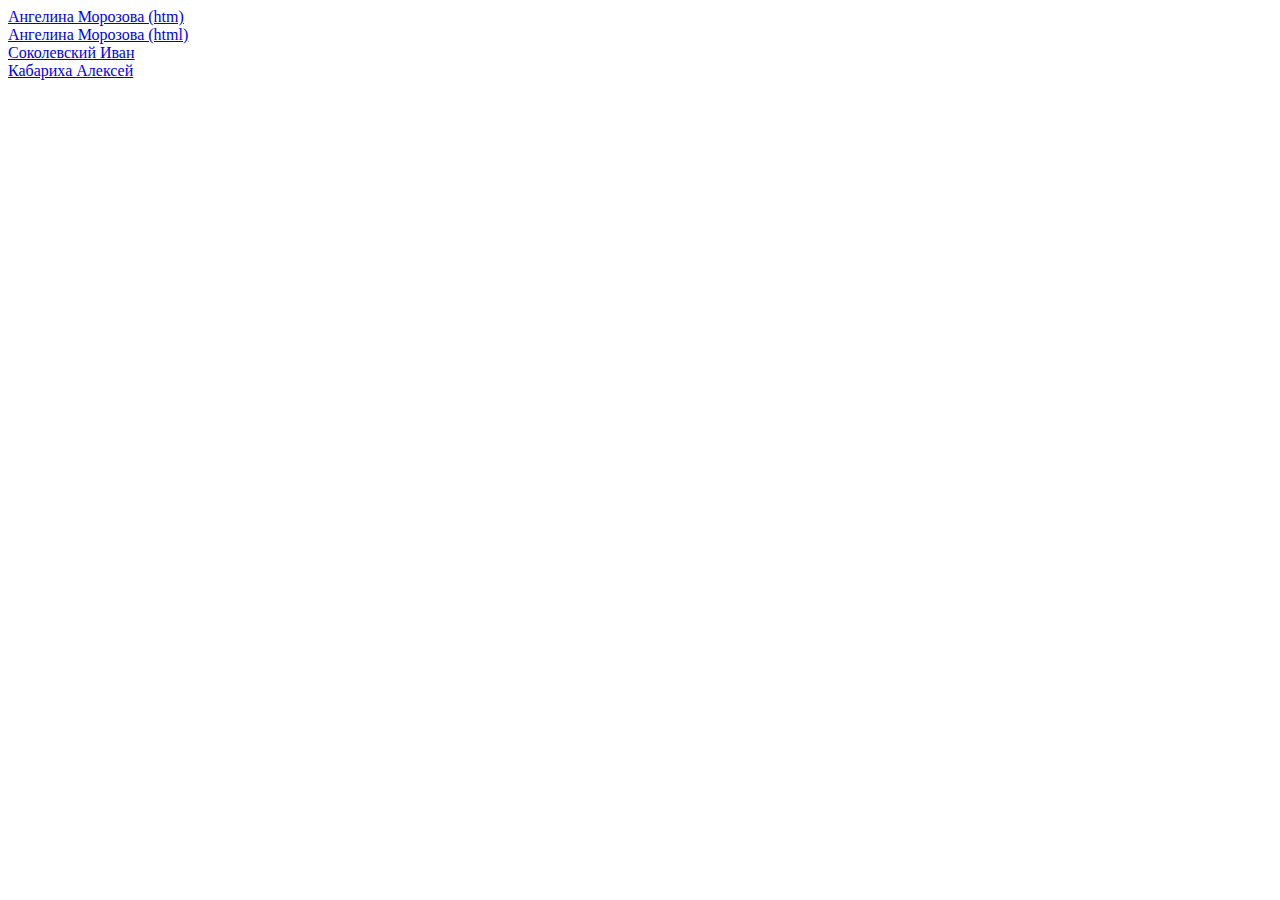
<file: index.html>
<!DOCTYPE html>
<html lang="en_US">
    <head>
        <meta charset="UTF-8">
        <!-- title and description -->
        <title>HTML5</title>
        <meta name="description" content="Введение в HTML5">
        <!-- viewport -->
        <meta name="viewport" content="width=device-width, initial-scale=1.0, maximum-scale=1.0, user-scalable=0">
        <!-- icons -->
        <link rel="icon" href="favicon.png"> <!--32х32-->
        <link rel="apple-touch-icon" href="src/icons/touch-icon-iphone.png"> <!--60х60-->
        <link rel="apple-touch-icon" sizes="76x76" href="src/icons/touch-icon-ipad.png">
        <link rel="apple-touch-icon" sizes="120x120" href="src/icons/touch-icon-iphone-retina.png">
        <link rel="apple-touch-icon" sizes="152x152" href="src/icons/touch-icon-ipad-retina.png">
    </head>
    <style>
        a {display: block;}
    </style>
    <body>
        <a href="./a-morozova/index.htm" target="_blank">Ангелина Морозова (htm)</a>
        <a href="./a-morozova/test.html" target="_blank">Ангелина Морозова (html)</a>
        <a href="./i-sokolevski/index.html" target="_blank">Соколевский Иван</a>
        <a href="./a-kabariha/index.html" target="_blank">Кабариха Алексей</a>
    </body>
</html>
</file>
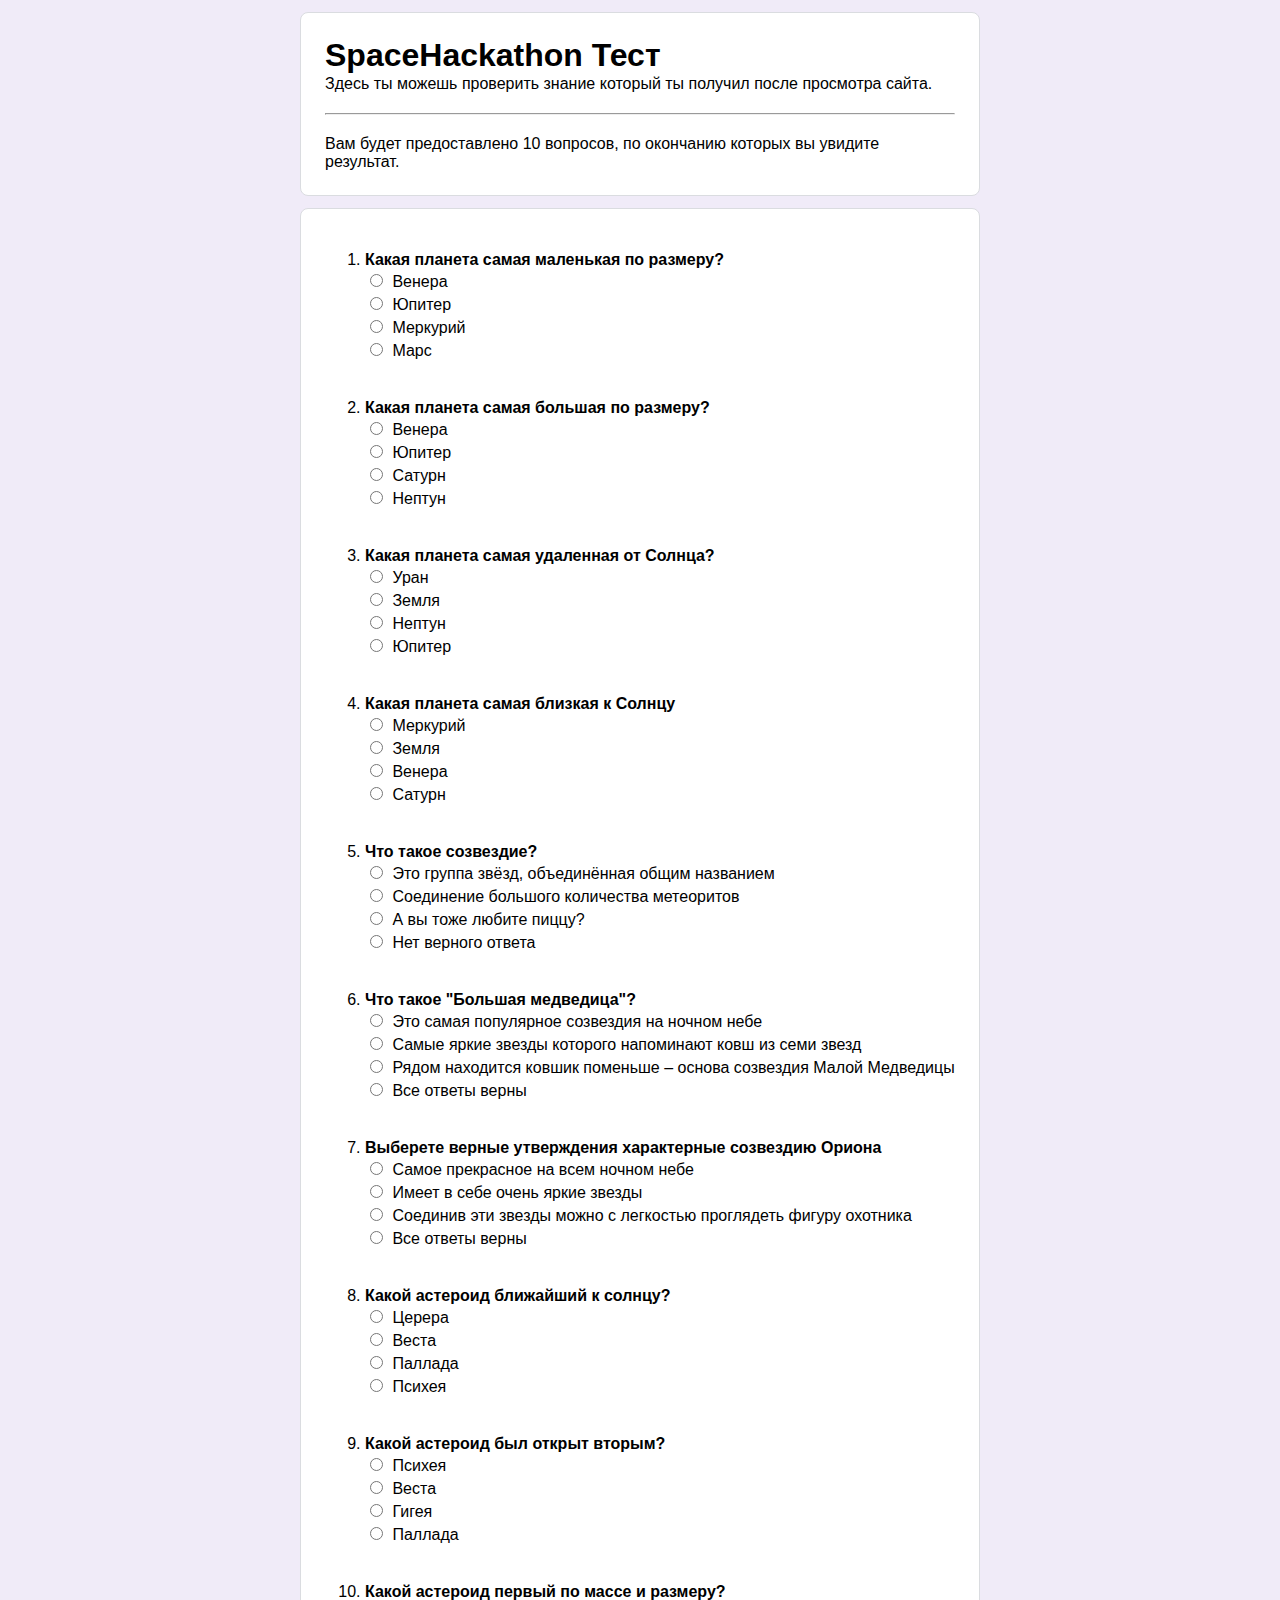
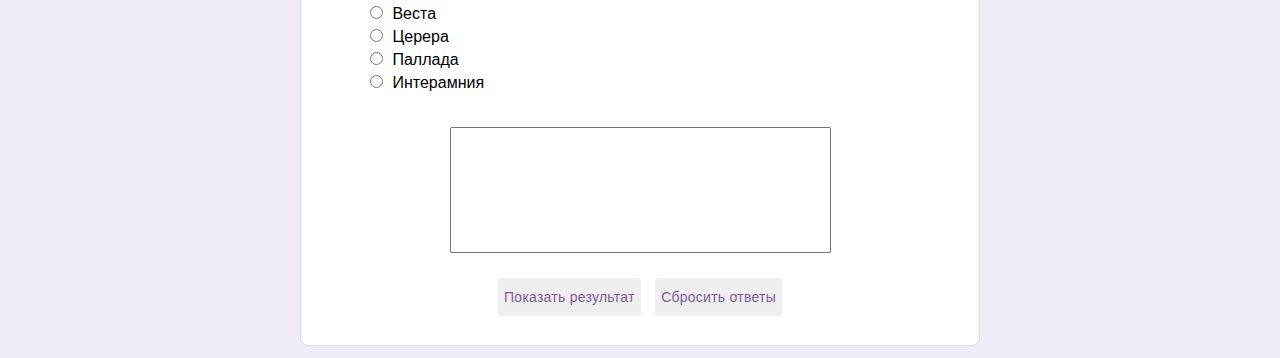
<file: a-kabariha/test_space.html>
<!DOCTYPE html>
<html>
<head>
	<meta charset="utf-8">
	<meta name="viewport" content="width=device-width, initial-scale=1">
	<link rel="stylesheet" type="text/css" href="assets/css/space_test.css">
	<link rel="stylesheet" type="text/css" href="assets/css/media_adapt.css">
	<title>SpaceHackathon | Тест</title>
</head>
<body>
	<main class="main">
		<div class="wrapper__test">
			<div class="container">
				<div class="info__test">
					<div class="info-container">
						<div class="info-window">
							<div class="info-test">
								<div class="test-title-container">
									<div class="test-title">
										SpaceHackathon Тест
									</div>
								</div>
								<div class="test-subtitle-container">
									<div class="test-subtitle">Здесь ты можешь проверить знание который ты получил после просмотра сайта.</div>
									<hr>
									<div class="double-info">
										Вам будет предоставлено 10 вопросов, по окончанию которых вы увидите результат.
									</div>
								</div>
							</div>
						</div>
					</div>
				</div>
				<div class="wrapper-space-test">
					<div class="test-container">
						<div class="space-test">
							<div class="container-quotion-test">
								<form name="test">
									<ol>
										<li><b> Какая планета самая маленькая по размеру?</b><br/>
										<input type="radio" name="Q1"/> Венера<br />
										<input type="radio" name="Q1"/> Юпитер<br />
										<input type="radio" name="Q1"/> Меркурий<br />
										<input type="radio" name="Q1"/> Марс<br />
										<br/><li><b> Какая планета самая большая по размеру?</b><br/>
										<input type="radio" name="Q2"/> Венера<br />
										<input type="radio" name="Q2"/> Юпитер<br />
										<input type="radio" name="Q2"/> Сатурн<br />
										<input type="radio" name="Q2"/> Нептун<br />
										<br/><li><b> Какая планета самая удаленная от Солнца?</b><br/>
										<input type="radio" name="Q3"/> Уран<br />
										<input type="radio" name="Q3"/> Земля<br />
										<input type="radio" name="Q3"/> Нептун<br />
										<input type="radio" name="Q3"/> Юпитер<br />
										<br/><li><b> Какая планета самая близкая к Солнцу</b><br/>
										<input type="radio" name="Q4"/> Меркурий<br />
										<input type="radio" name="Q4"/> Земля<br />
										<input type="radio" name="Q4"/> Венера<br />
										<input type="radio" name="Q4"/> Сатурн<br />
										<br/><li><b> Что такое созвездие?</b><br/>
										<input type="radio" name="Q5"/> Это группа звёзд, объединённая общим названием<br />
										<input type="radio" name="Q5"/> Соединение большого количества метеоритов<br />
										<input type="radio" name="Q5"/> А вы тоже любите пиццу?<br />
										<input type="radio" name="Q5"/> Нет верного ответа<br />
										<br/><li><b> Что такое "Большая медведица"?</b><br/>
										<input type="radio" name="Q6"/> Это самая популярное созвездия на ночном небе<br />
										<input type="radio" name="Q6"/> Самые яркие звезды которого напоминают ковш из семи звезд<br />
										<input type="radio" name="Q6"/> Рядом находится ковшик поменьше – основа созвездия Малой Медведицы<br />
										<input type="radio" name="Q6"/> Все ответы верны<br />
										<br/><li><b> Выберете верные утверждения характерные созвездию Ориона</b><br/>
										<input type="radio" name="Q7"/> Самое прекрасное на всем ночном небе<br />
										<input type="radio" name="Q7"/> Имеет в себе очень яркие звезды<br />
										<input type="radio" name="Q7"/> Соединив эти звезды  можно с легкостью проглядеть фигуру охотника<br />
										<input type="radio" name="Q7"/> Все ответы верны<br />
										<br/><li><b> Какой астероид ближайший к солнцу?</b><br/>
										<input type="radio" name="Q8"/> Церера<br />
										<input type="radio" name="Q8"/> Веста<br />
										<input type="radio" name="Q8"/> Паллада<br />
										<input type="radio" name="Q8"/> Психея<br />
										<br/><li><b> Какой астероид был открыт вторым?</b><br/>
										<input type="radio" name="Q9"/> Психея<br />
										<input type="radio" name="Q9"/> Веста<br />
										<input type="radio" name="Q9"/> Гигея<br />
										<input type="radio" name="Q9"/> Паллада<br />
										<br/><li><b> Какой астероид первый по массе и размеру?</b><br/>
										<input type="radio" name="Q10"/> Веста<br />
										<input type="radio" name="Q10"/> Церера<br />
										<input type="radio" name="Q10"/> Паллада<br />
										<input type="radio" name="Q10"/> Интерамния<br />
										<br/></li>
									</ol>
									<center><P><TEXTAREA type="texrarea-width" name="s1" rows="8" cols="45" readonly> </TEXTAREA> </P></center>
									<center><INPUT onclick="check_me()" type="button" value="Показать результат"/> 
									<INPUT type="reset" value="Сбросить ответы"/></center>
								</form>
							</div>
						</div>
					</div>
				</div>
			</div>
		</div>
	</main>
<script type="text/javascript" src="assets/script/test.js"></script>
</body>
</html>
</file>
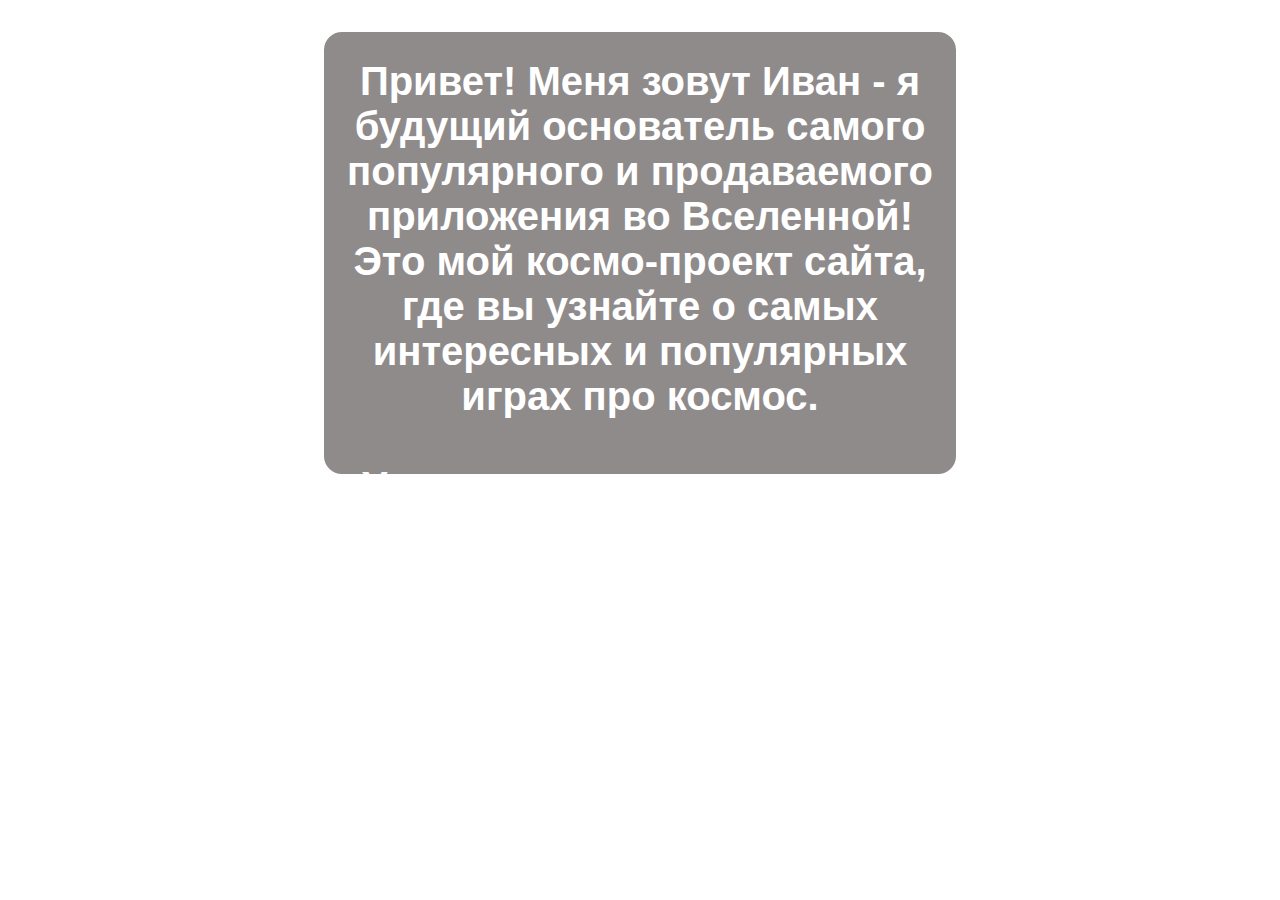
<file: i-sokolevski/aboutsas.html>
<div class="inf1"><h1 align="center" style="color:#ffffff">Привет! Меня зовут Иван - я будущий основатель самого популярного и продаваемого приложения во Вселенной!<br>Это мой космо-проект сайта, где вы узнайте о самых интересных и популярных играх про космос.
</br>
<br>
Уважаемые преподаватели, окунитесь в мой креатив и творчество!</h1></div></br>
<body class ="osn">
</body>
<style>
.osn{background: url(https://pibig.info/uploads/posts/2022-05/1651871002_5-pibig-info-p-oboi-na-telefon-kosmos-krasivo-5.jpg);width:100%,height:60%;background-repeat: no-repeat;}
.inf1{width:50%;height:50%;border: 2px solid white;margin:auto;margin-top:30px;font-size:20px;color:yellow;text-align:center;background:#140d0d7a;font-family:sans-serif;box-shadow: 0px 0px 100px white;
border-radius:20px;transition: all 0.6s ease;}
.inf1:hover{background:#06acff2b;color:#00f7d2;transform: scale(1.1);}
</style>
</file>
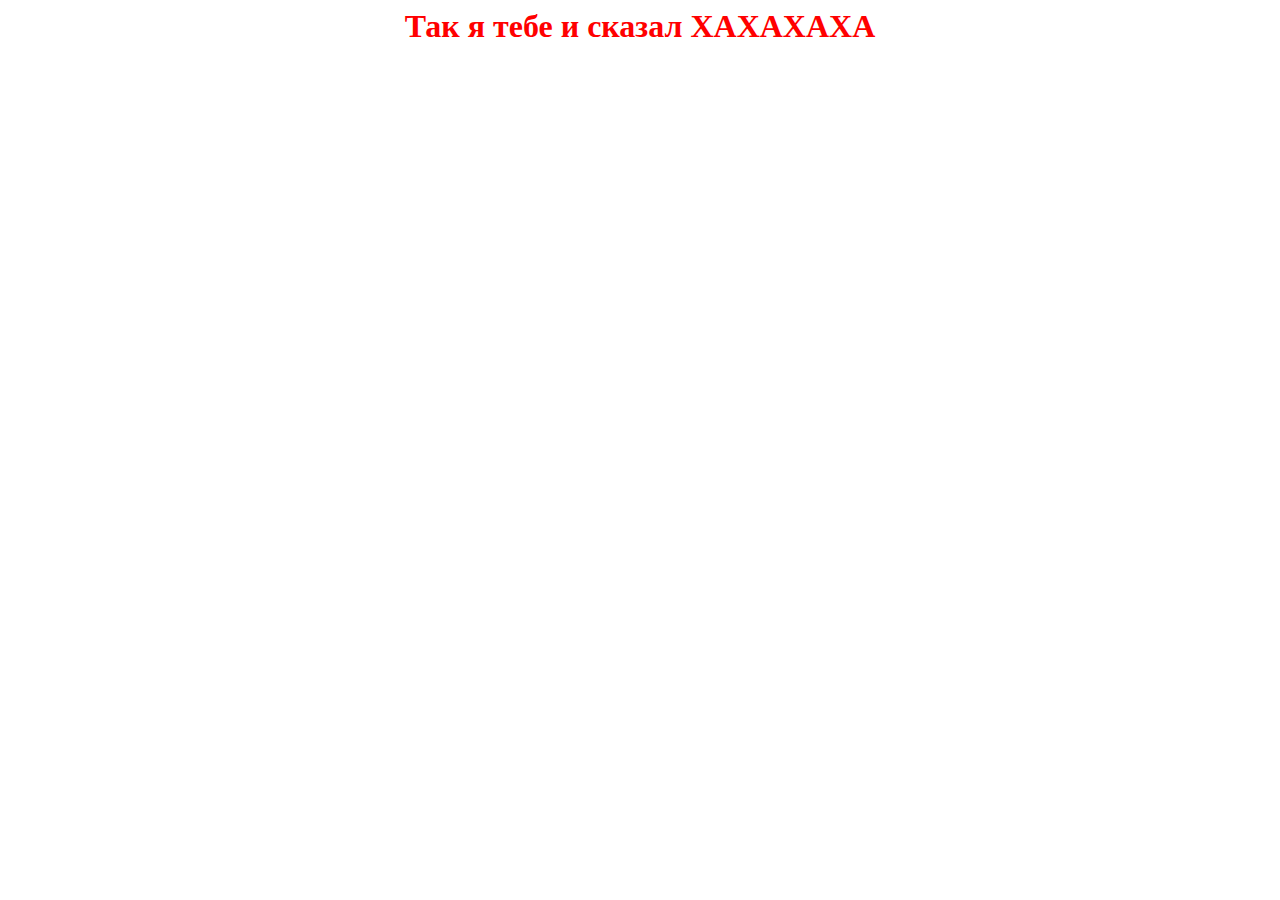
<file: i-sokolevski/kontakti.html>
<h1 align="center" style="color:#ff0000">Так я тебе и сказал ХАХАХАХА</h1>
<body class ="osn">
</body>
<style>
.osn{background: url(https://images2.alphacoders.com/550/thumb-350-55020.jpg);width:100%,height:60%;background-repeat: no-repeat;}
</style>
</file>
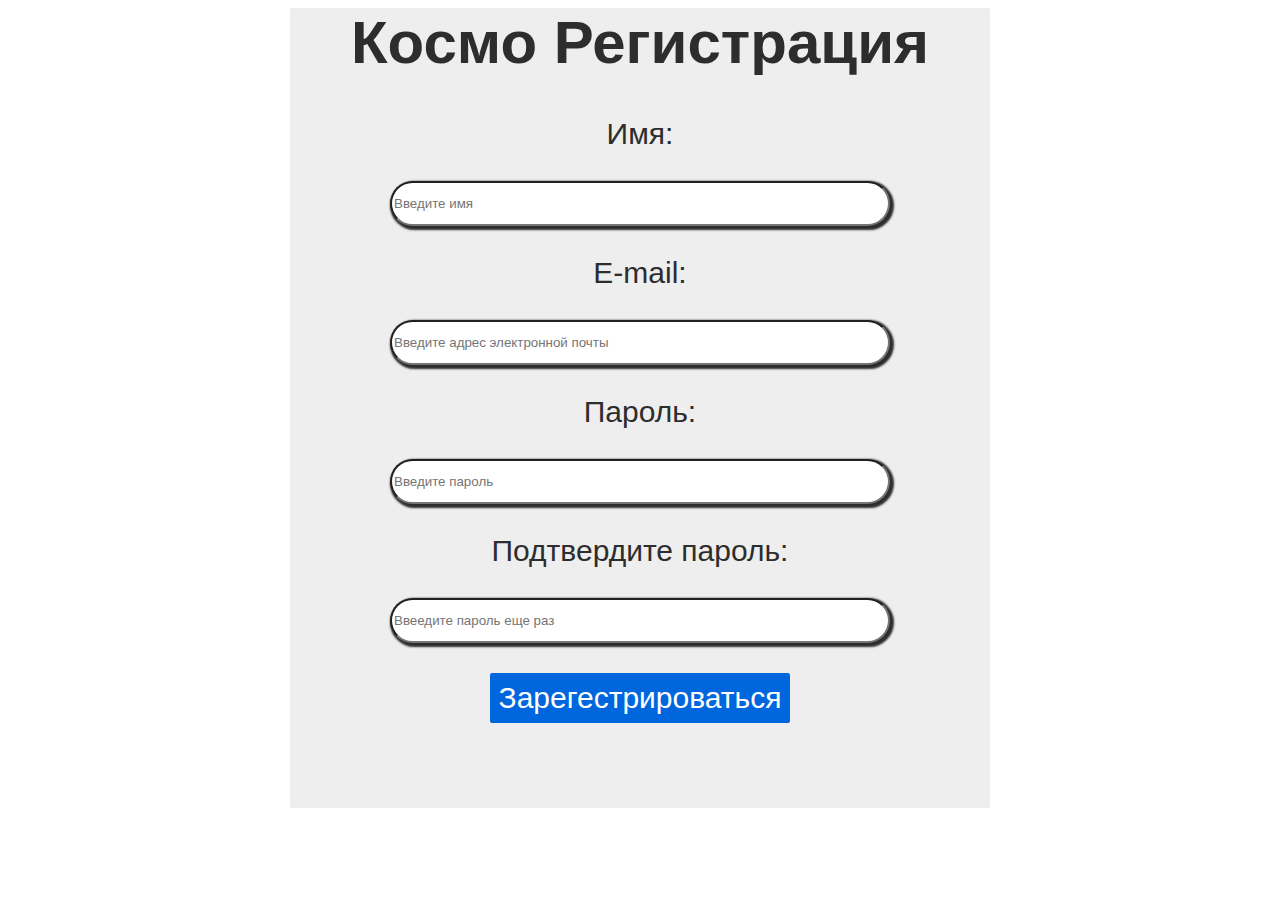
<file: i-sokolevski/reg.html>
<html>
<head>
<title>Форма регистрации</title>
<style>
input{width:500px;height:45px;boredr: none ;border-radius: 100px;background:#fff;box-shadow:2px 2px 2px 2px #2d2d2d;color: #4d4d4d;outline:none;}
html{font-size: 30px;font-family:Arial, helvetica, sans-serif;color:#2d2d2d;background:#4d4b4}
form{width:700px;height:800px;background:#eee;border-radius:2px}
button{width:300px;height:50px;background:#0066dd;color:#fff;font-size: 30px;border: none;border-radius:2px;}
</style>
</head>

<body>
<center>
<p>
</p>
<form>
<h1>Космо Регистрация</h1>
<p>
<label for="name">Имя:</label>
    <p>
    <input type="text" placeholder="Введите имя" class="name">
    </p>
</p>
<p>
<label for="email">E-mail:</label>
    <p>
    <input type="text" placeholder="Введите адрес электронной почты" class="email">
    </p>
</p>
<p>
<label for="password">Пароль:</label>
    <p>
    <input type="text" placeholder="Введите пароль" class="password">
    </p>
</p>
<p>
<label for="password_2">Подтвердите пароль:</label>
    <p>
    <input type="text" placeholder="Ввеедите пароль еще раз" class="password_2">
</p></p>
<button class="add">Зарегестрироваться</button>
</form>
</center>
</html>
</file>
<file: a-kabariha/assets/css/space_test.css>
body {
    background-color: #f0ebf8;
    font-family: Roboto,RobotoDraft,Helvetica,Arial,sans-serif;
}
.main {
    margin: auto;
    max-width: 90vw;
    width: 680px;
}
.info-window, .space-test {
    margin-top: 12px;
    background-color: #fff;
    border: 1px solid #dadce0;
    border-radius: 8px;
    margin-bottom: 12px;
    padding: 24px;
    padding-top: 22px;
    position: relative;
}
.info__test, .wrapper-space-test {
    background-color: transparent;
    box-shadow: none;
    margin-bottom: 0;
    padding-bottom: 0;
}

.test-title {
    font-family: 'Roboto', sans-serif;
    font-weight: 600;
    font-size: 24pt;
    line-height: 1.25;
    letter-spacing: 0;
}

hr {
    margin-top: 20px;
    margin-bottom: 20px;
}

li {
    margin-top: 20px;
}

input {
    margin: 5px;
}
textarea {
    resize: none;
}

.check {
    background-color: black;
}

input[type="button"],
input[type="reset"] {
    transition: box-shadow 280ms cubic-bezier(0.4,0,0.2,1);
    transition: background  0.5s;
    border: 0;
    border-radius: 4px;
    color: rgb(128, 90, 153);
    cursor: pointer;
    display: inline-block;
    font-family: "Google Sans",Roboto,Arial,sans-serif;
    font-size: 14px;
    font-weight: 500;
    letter-spacing: .25px;
    line-height: 36px;
    text-decoration: none;
    text-transform: none;
    min-width: auto;
    outline: none;
    overflow: hidden;
    position: relative;
    text-align: center;
    z-index: 0;
}
input[type="button"]:hover,
input[type="reset"]:hover {
    background-color: #093850;
    color: #fff;
}
</file>
<file: a-kabariha/assets/css/media_adapt.css>
@media (max-width: 375px) and (max-width:  833px){
  .menu-btn {
    width: 30px;
    height: 30px;
    position: relative;
    left: 95%;
    z-index:2;
    overflow: hidden;
  }

  .menu-btn span {
    width: 20px;
    height: 2px;
    position: absolute;
    top: 50%;
    left: 50%;
    transform: translate(-50%, -50%);
    background-color: #222222;
    transition: all 0.5s;
  }

  .menu-btn span:nth-of-type(2) {
    top: calc(50% - 5px);
  }
  .menu-btn span:nth-of-type(3) {
    top: calc(50% + 5px);
  }

  /* Меняем гамбургер иконку, когда меню открыто */
  .menu-btn.active span:nth-of-type(1) {
    display: none;
  }
  .menu-btn.active span:nth-of-type(2) {
    top: 50%;
    transform: translate(-50%, 0%) rotate(45deg);  
  }
  .menu-btn.active span:nth-of-type(3) {
    top: 50%;
    transform: translate(-50%, 0%) rotate(-45deg); 
  }

  /* Меню, которое будет появляться */
  .menu {
    position: absolute;
    top: 0px;
    left: 0;
    width: 100%;
    height: 100%;
    padding: 15px;
    background: #093850;
    transform: translateX(100%);
    transition: transform 0.5s; 
  }

  .menu li {
    position: relative;
    top: 10px;
    left: -100px;
    padding-bottom: 20px;
  }

  .menu.active {
    transform: translateX(0);
    z-index: 1;
  }

  .menu li {
    list-style-type: none;
  }

  .header {
    height: 70px;
  }

  .logo {
    width: 80%;
    height: 80%;
    margin-right: 50px;
  }

  .space__info img {
    display: none;
  }
  .info__space p{
    font-size: 20px;
  }
  .test_input {
    font-size: 15px;
    bottom: -60px;
    left: 0px;
  }
  .info__planet img{
    width: 170px;
    height: 170px;
    display: none;
  }
  .title__planet {
    font-size: 26px;
  }
  .planet__info {
    font-size: 15px;
  }
  .additional_info {
    display: none;
  }
  .info__asteroid img{
    width: 170px;
    height: 170px;
    display: none;
  }
  .title__asteroid {
    font-size: 26px;
  }
  .asteroid__info {
    font-size: 15px;
  }

  .footer {
    padding: 20px;
    background-color: #093850;
  }
  .wrapper__footer {
    display: block;
  }
  .hackathon_project {
    width: 100%;
  }
  .project_title {
    font-size: 18px;
    color: #fff;
    font-weight: 600;
  }

  .project_description {
    font-size: 14px;
    font-weight: 300;
  }

  .menu_title {
    font-size: 16px;
    color: #fff;
    font-weight: 400;
    text-transform: uppercase;
  }
  .contacts, .nav_footer {
    margin: 0px;
    margin-top: 30px;
  }
  .navbar_menu_footer li a{
    text-decoration: none;
    color: #0066ba;
    font-weight: 300;
  }
  textarea {
    resize: none;
  }
  textarea[type="texrarea-width"] {
    width: 90%;
  }
  .wrapper__space {
    background: url(https://s2.best-wallpaper.net/wallpaper/1920x1200/1807/Look-earth-from-the-moon_1920x1200.jpg) no-repeat;
    background-size: cover;
    z-index: -100;
    min-height: calc(100vh - 144px);
  }
}
</file>
